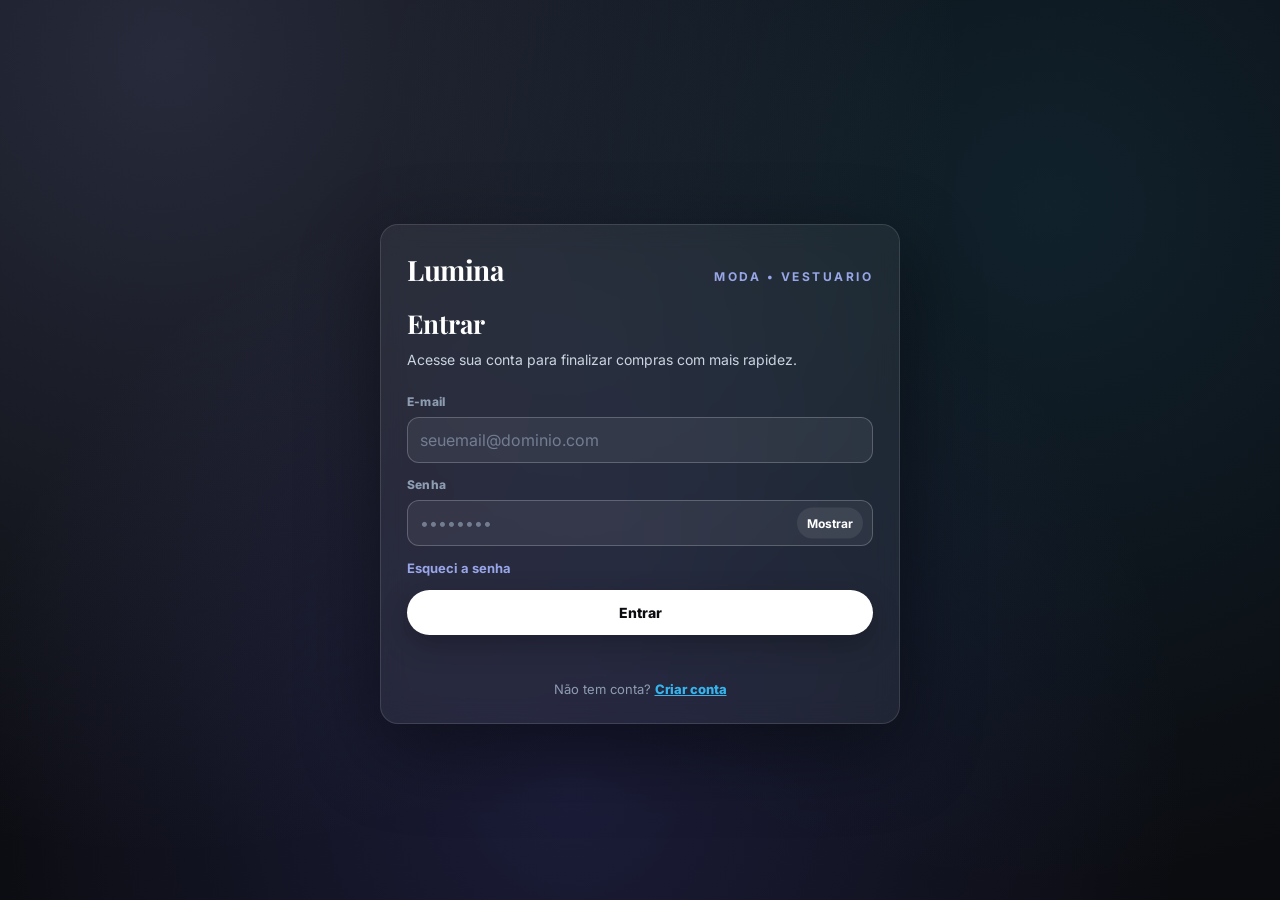
<file: login.html>
<!DOCTYPE html>
<html lang="pt">

<head>
  <meta charset="UTF-8" />
  <meta name="viewport" content="width=device-width, initial-scale=1.0" />
  <title>Lumina - Login</title>
  <link rel="preconnect" href="https://fonts.googleapis.com" />
  <link rel="preconnect" href="https://fonts.gstatic.com" crossorigin />
  <link href="https://fonts.googleapis.com/css2?family=Inter:wght@400;500;600&family=Playfair+Display:wght@700&display=swap"
    rel="stylesheet" />
  <link rel="stylesheet" href="css/style.css" />
  <style>
    /* Login isolado: mantém identidade premium sem alterar o estilo global. */
    .auth-page {
      min-height: 100svh;
      background: #0b0c10;
      color: #ffffff;
      display: grid;
      place-items: center;
      padding: 96px 18px 48px;
      position: relative;
      overflow: hidden;
    }

    .auth-page::before {
      content: "";
      position: absolute;
      inset: -40px;
      background:
        radial-gradient(circle at 15% 10%, rgba(165, 180, 252, 0.18), transparent 55%),
        radial-gradient(circle at 80% 25%, rgba(56, 189, 248, 0.12), transparent 52%),
        radial-gradient(circle at 45% 85%, rgba(99, 102, 241, 0.18), transparent 55%);
      pointer-events: none;
    }

    .auth-card {
      position: relative;
      width: 100%;
      max-width: 520px;
      background: rgba(255, 255, 255, 0.06);
      border: 1px solid rgba(255, 255, 255, 0.12);
      border-radius: 18px;
      box-shadow: 0 26px 80px rgba(0, 0, 0, 0.45);
      backdrop-filter: blur(12px);
      -webkit-backdrop-filter: blur(12px);
      padding: 26px;
    }

    .auth-brand {
      display: flex;
      align-items: baseline;
      justify-content: space-between;
      gap: 12px;
      margin-bottom: 18px;
    }

    .auth-brand .brand {
      font-family: 'Playfair Display', Georgia, serif;
      font-size: 28px;
      letter-spacing: -0.5px;
      font-weight: 700;
    }

    .auth-brand .tag {
      color: rgba(165, 180, 252, 0.9);
      font-weight: 700;
      font-size: 12px;
      letter-spacing: 2.5px;
      text-transform: uppercase;
      white-space: nowrap;
    }

    .auth-title {
      font-family: 'Playfair Display', Georgia, serif;
      font-size: 26px;
      margin-bottom: 8px;
    }

    .auth-subtitle {
      color: #cbd5e1;
      font-size: 14px;
      line-height: 1.6;
      margin-bottom: 22px;
    }

    .auth-panel {
      display: none;
    }

    .auth-panel.active {
      display: block;
    }

    .auth-field {
      display: flex;
      flex-direction: column;
      gap: 8px;
      margin-bottom: 14px;
    }

    .auth-field label {
      font-size: 12px;
      font-weight: 800;
      color: rgba(148, 163, 184, 0.95);
      letter-spacing: 0.2px;
    }

    .auth-input {
      width: 100%;
      border: 1px solid rgba(226, 232, 240, 0.25);
      border-radius: 12px;
      background: rgba(248, 250, 252, 0.06);
      color: #ffffff;
      padding: 12px 12px;
      font: inherit;
      outline: none;
      transition: border-color 0.2s ease, box-shadow 0.2s ease;
    }

    .auth-input::placeholder {
      color: rgba(148, 163, 184, 0.65);
    }

    .auth-input:focus {
      border-color: rgba(56, 189, 248, 0.65);
      box-shadow: 0 0 0 4px rgba(56, 189, 248, 0.14);
    }

    .auth-password-wrap {
      position: relative;
    }

    .toggle-visibility-btn {
      position: absolute;
      top: 50%;
      right: 10px;
      transform: translateY(-50%);
      border: 0;
      background: rgba(255, 255, 255, 0.08);
      color: #ffffff;
      border-radius: 999px;
      padding: 8px 10px;
      cursor: pointer;
      font-weight: 700;
      font-size: 12px;
      transition: transform 0.15s ease, background 0.2s ease;
    }

    .toggle-visibility-btn:hover {
      background: rgba(255, 255, 255, 0.14);
      transform: translateY(-50%) scale(1.02);
    }

    .auth-actions {
      display: flex;
      align-items: center;
      justify-content: space-between;
      gap: 12px;
      margin-top: 10px;
    }

    .auth-link {
      color: rgba(165, 180, 252, 0.95);
      font-weight: 700;
      font-size: 13px;
      text-decoration: none;
      opacity: 0.95;
    }

    .auth-link:hover {
      opacity: 1;
      text-decoration: underline;
    }

    .btn-auth {
      width: 100%;
      border: 0;
      border-radius: 999px;
      background: #ffffff;
      color: #0b0c10;
      padding: 14px 18px;
      cursor: pointer;
      font-weight: 800;
      font-size: 14px;
      transition: transform 0.2s ease, box-shadow 0.2s ease, background 0.2s ease;
      box-shadow: 0 10px 28px rgba(0, 0, 0, 0.25);
      margin-top: 14px;
    }

    .btn-auth:hover {
      transform: translateY(-2px);
      background: #f1f5f9;
      box-shadow: 0 14px 34px rgba(0, 0, 0, 0.35);
    }

    .auth-switch {
      margin-top: 18px;
      text-align: center;
      color: rgba(148, 163, 184, 0.95);
      font-size: 13px;
    }

    .auth-switch button {
      border: 0;
      background: transparent;
      color: rgba(56, 189, 248, 0.95);
      cursor: pointer;
      font-weight: 800;
      font-size: 13px;
      text-decoration: underline;
    }

    .auth-error {
      margin-top: 10px;
      color: #fca5a5;
      font-weight: 700;
      font-size: 13px;
      min-height: 18px;
    }

    @media (max-width: 480px) {
      .auth-card {
        padding: 18px;
        border-radius: 16px;
      }

      .auth-brand {
        margin-bottom: 14px;
      }
    }
  </style>
</head>

<body>
  <main class="auth-page">
    <section class="auth-card" aria-label="Autenticacao Lumina">
      <header class="auth-brand">
        <div class="brand">Lumina</div>
        <div class="tag">MODA • VESTUARIO</div>
      </header>

      <!-- LOGIN -->
      <section class="auth-panel active" id="loginPanel">
        <h2 class="auth-title">Entrar</h2>
        <p class="auth-subtitle">Acesse sua conta para finalizar compras com mais rapidez.</p>

        <form id="loginForm" novalidate>
          <div class="auth-field">
            <label for="loginEmail">E-mail</label>
            <input class="auth-input" type="email" id="loginEmail" name="email" placeholder="seuemail@dominio.com" required />
          </div>

          <div class="auth-field">
            <label for="loginPassword">Senha</label>
            <div class="auth-password-wrap">
              <input class="auth-input" type="password" id="loginPassword" name="password" placeholder="••••••••" required />
              <button class="toggle-visibility-btn" type="button" data-toggle-password="loginPassword" aria-label="Mostrar/ocultar senha">
                Mostrar
              </button>
            </div>
          </div>

          <div class="auth-actions">
            <a class="auth-link" href="#" id="forgotPasswordLink">Esqueci a senha</a>
          </div>

          <button class="btn-auth" type="submit">Entrar</button>

          <div class="auth-error" id="loginError" role="alert" aria-live="polite"></div>
        </form>

        <div class="auth-switch">
          Não tem conta?
          <button type="button" id="goToRegisterBtn">Criar conta</button>
        </div>
      </section>

      <!-- CADASTRO -->
      <section class="auth-panel" id="registerPanel">
        <h2 class="auth-title">Criar conta</h2>
        <p class="auth-subtitle">Crie sua conta para acompanhar pedidos e salvar favoritos.</p>

        <form id="registerForm" novalidate>
          <div class="auth-field">
            <label for="registerName">Nome Completo</label>
            <input class="auth-input" type="text" id="registerName" name="fullName" placeholder="Seu nome" required />
          </div>

          <div class="auth-field">
            <label for="registerEmail">E-mail</label>
            <input class="auth-input" type="email" id="registerEmail" name="email" placeholder="seuemail@dominio.com" required />
          </div>

          <div class="auth-field">
            <label for="registerPassword">Senha</label>
            <div class="auth-password-wrap">
              <input class="auth-input" type="password" id="registerPassword" name="password" placeholder="••••••••" required />
              <button class="toggle-visibility-btn" type="button" data-toggle-password="registerPassword" aria-label="Mostrar/ocultar senha">
                Mostrar
              </button>
            </div>
          </div>

          <div class="auth-field">
            <label for="registerConfirmPassword">Confirmação de Senha</label>
            <div class="auth-password-wrap">
              <input class="auth-input" type="password" id="registerConfirmPassword" name="confirmPassword" placeholder="••••••••" required />
              <button class="toggle-visibility-btn" type="button" data-toggle-password="registerConfirmPassword" aria-label="Mostrar/ocultar senha">
                Mostrar
              </button>
            </div>
          </div>

          <button class="btn-auth" type="submit">Cadastrar</button>

          <div class="auth-error" id="registerError" role="alert" aria-live="polite"></div>
        </form>

        <div class="auth-switch">
          Já tem conta?
          <button type="button" id="goToLoginBtn">Voltar para login</button>
        </div>
      </section>
    </section>
  </main>

  <script src="js/script.js"></script>
</body>

</html>
</file>
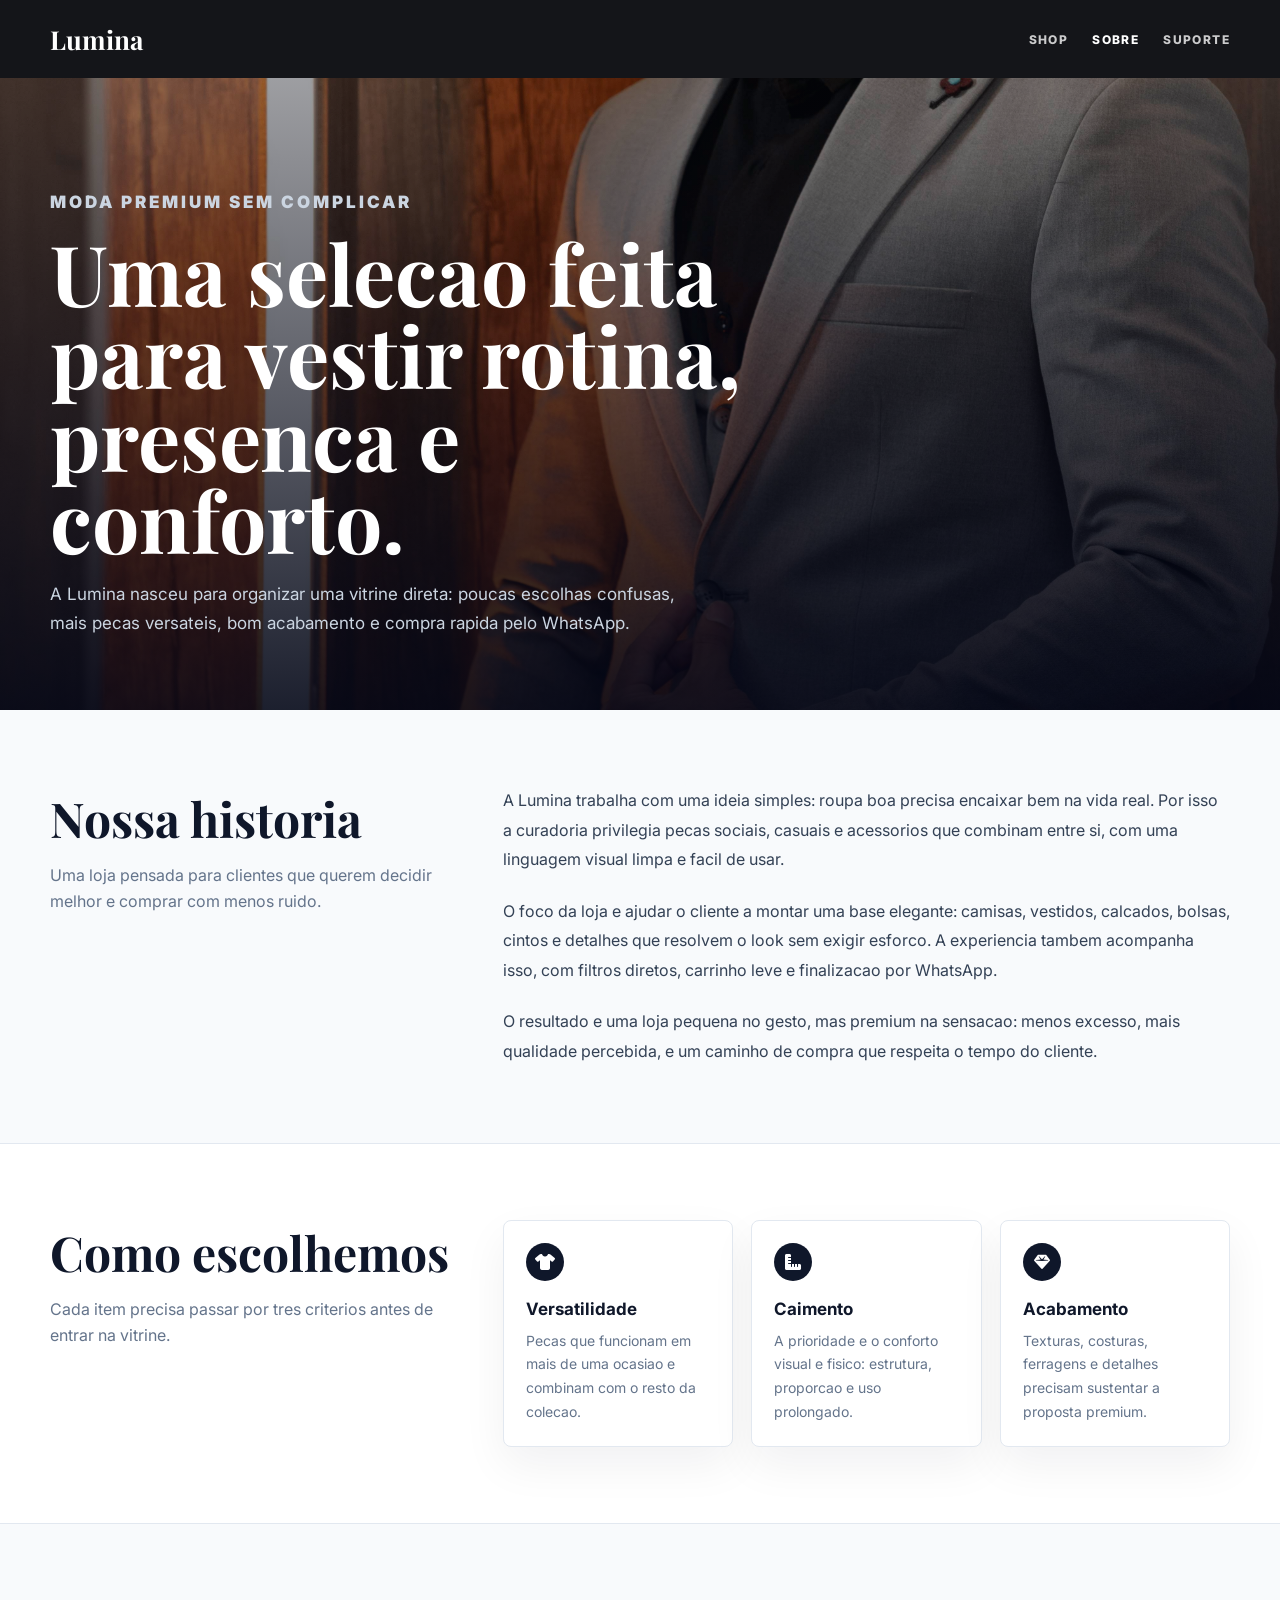
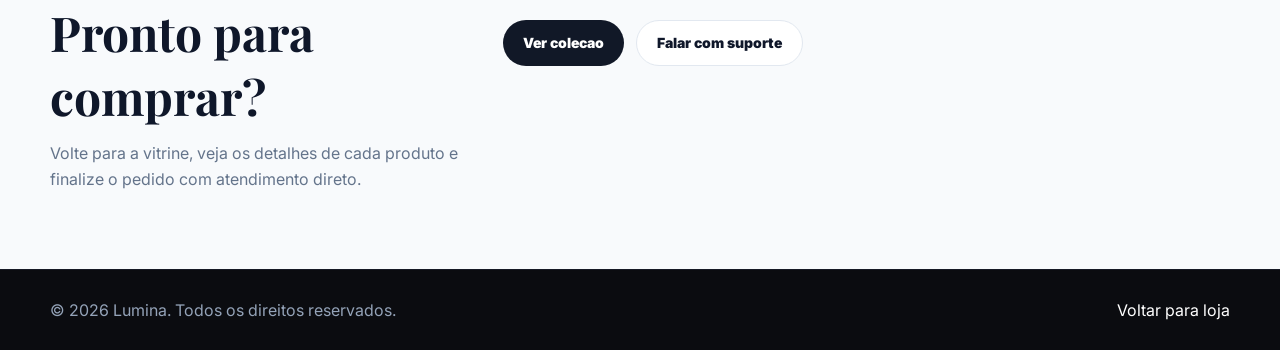
<file: pages/sobre.html>
<!DOCTYPE html>
<html lang="pt">

<head>
  <meta charset="UTF-8">
  <meta name="viewport" content="width=device-width, initial-scale=1.0">
  <title>Lumina - Sobre</title>
  <link rel="preconnect" href="https://fonts.googleapis.com">
  <link rel="preconnect" href="https://fonts.gstatic.com" crossorigin>
  <link
    href="https://fonts.googleapis.com/css2?family=Inter:wght@400;500;600;700;800;900&family=Playfair+Display:wght@700&display=swap"
    rel="stylesheet">
  <link rel="stylesheet" href="https://cdnjs.cloudflare.com/ajax/libs/font-awesome/6.5.1/css/all.min.css">
  <link rel="stylesheet" href="../css/pages.css">
</head>

<body class="page-body">
  <nav class="page-nav">
    <div class="page-shell page-nav-inner">
      <a href="../index.html" class="page-brand">Lumina</a>
      <div class="page-nav-links" aria-label="Navegacao">
        <a href="../index.html#collection">Shop</a>
        <a href="sobre.html" class="active">Sobre</a>
        <a href="suporte.html">Suporte</a>
      </div>
    </div>
  </nav>

  <header class="page-hero" style="--hero-image: url('../images/roupaSocial.jpg');">
    <div class="page-shell page-hero-content">
      <p class="page-kicker">Moda premium sem complicar</p>
      <h1>Uma selecao feita para vestir rotina, presenca e conforto.</h1>
      <p>A Lumina nasceu para organizar uma vitrine direta: poucas escolhas confusas, mais pecas versateis, bom acabamento e compra rapida pelo WhatsApp.</p>
    </div>
  </header>

  <main>
    <section class="page-section">
      <div class="page-shell section-grid">
        <aside class="section-label">
          <h2>Nossa historia</h2>
          <p>Uma loja pensada para clientes que querem decidir melhor e comprar com menos ruido.</p>
        </aside>

        <div class="story-copy">
          <p>A Lumina trabalha com uma ideia simples: roupa boa precisa encaixar bem na vida real. Por isso a curadoria privilegia pecas sociais, casuais e acessorios que combinam entre si, com uma linguagem visual limpa e facil de usar.</p>
          <p>O foco da loja e ajudar o cliente a montar uma base elegante: camisas, vestidos, calcados, bolsas, cintos e detalhes que resolvem o look sem exigir esforco. A experiencia tambem acompanha isso, com filtros diretos, carrinho leve e finalizacao por WhatsApp.</p>
          <p>O resultado e uma loja pequena no gesto, mas premium na sensacao: menos excesso, mais qualidade percebida, e um caminho de compra que respeita o tempo do cliente.</p>
        </div>
      </div>
    </section>

    <section class="page-section contact-band">
      <div class="page-shell section-grid">
        <aside class="section-label">
          <h2>Como escolhemos</h2>
          <p>Cada item precisa passar por tres criterios antes de entrar na vitrine.</p>
        </aside>

        <div class="value-grid">
          <article class="info-card">
            <i class="fa-solid fa-shirt" aria-hidden="true"></i>
            <h3>Versatilidade</h3>
            <p>Pecas que funcionam em mais de uma ocasiao e combinam com o resto da colecao.</p>
          </article>

          <article class="info-card">
            <i class="fa-solid fa-ruler-combined" aria-hidden="true"></i>
            <h3>Caimento</h3>
            <p>A prioridade e o conforto visual e fisico: estrutura, proporcao e uso prolongado.</p>
          </article>

          <article class="info-card">
            <i class="fa-solid fa-gem" aria-hidden="true"></i>
            <h3>Acabamento</h3>
            <p>Texturas, costuras, ferragens e detalhes precisam sustentar a proposta premium.</p>
          </article>
        </div>
      </div>
    </section>

    <section class="page-section">
      <div class="page-shell section-grid">
        <aside class="section-label">
          <h2>Pronto para comprar?</h2>
          <p>Volte para a vitrine, veja os detalhes de cada produto e finalize o pedido com atendimento direto.</p>
        </aside>

        <div>
          <div class="contact-actions">
            <a class="page-button" href="../index.html#collection">Ver colecao</a>
            <a class="page-button secondary" href="suporte.html">Falar com suporte</a>
          </div>
        </div>
      </div>
    </section>
  </main>

  <footer class="page-footer">
    <div class="page-shell page-footer-inner">
      <span>&copy; 2026 Lumina. Todos os direitos reservados.</span>
      <a href="../index.html">Voltar para loja</a>
    </div>
  </footer>
</body>

</html>
</file>
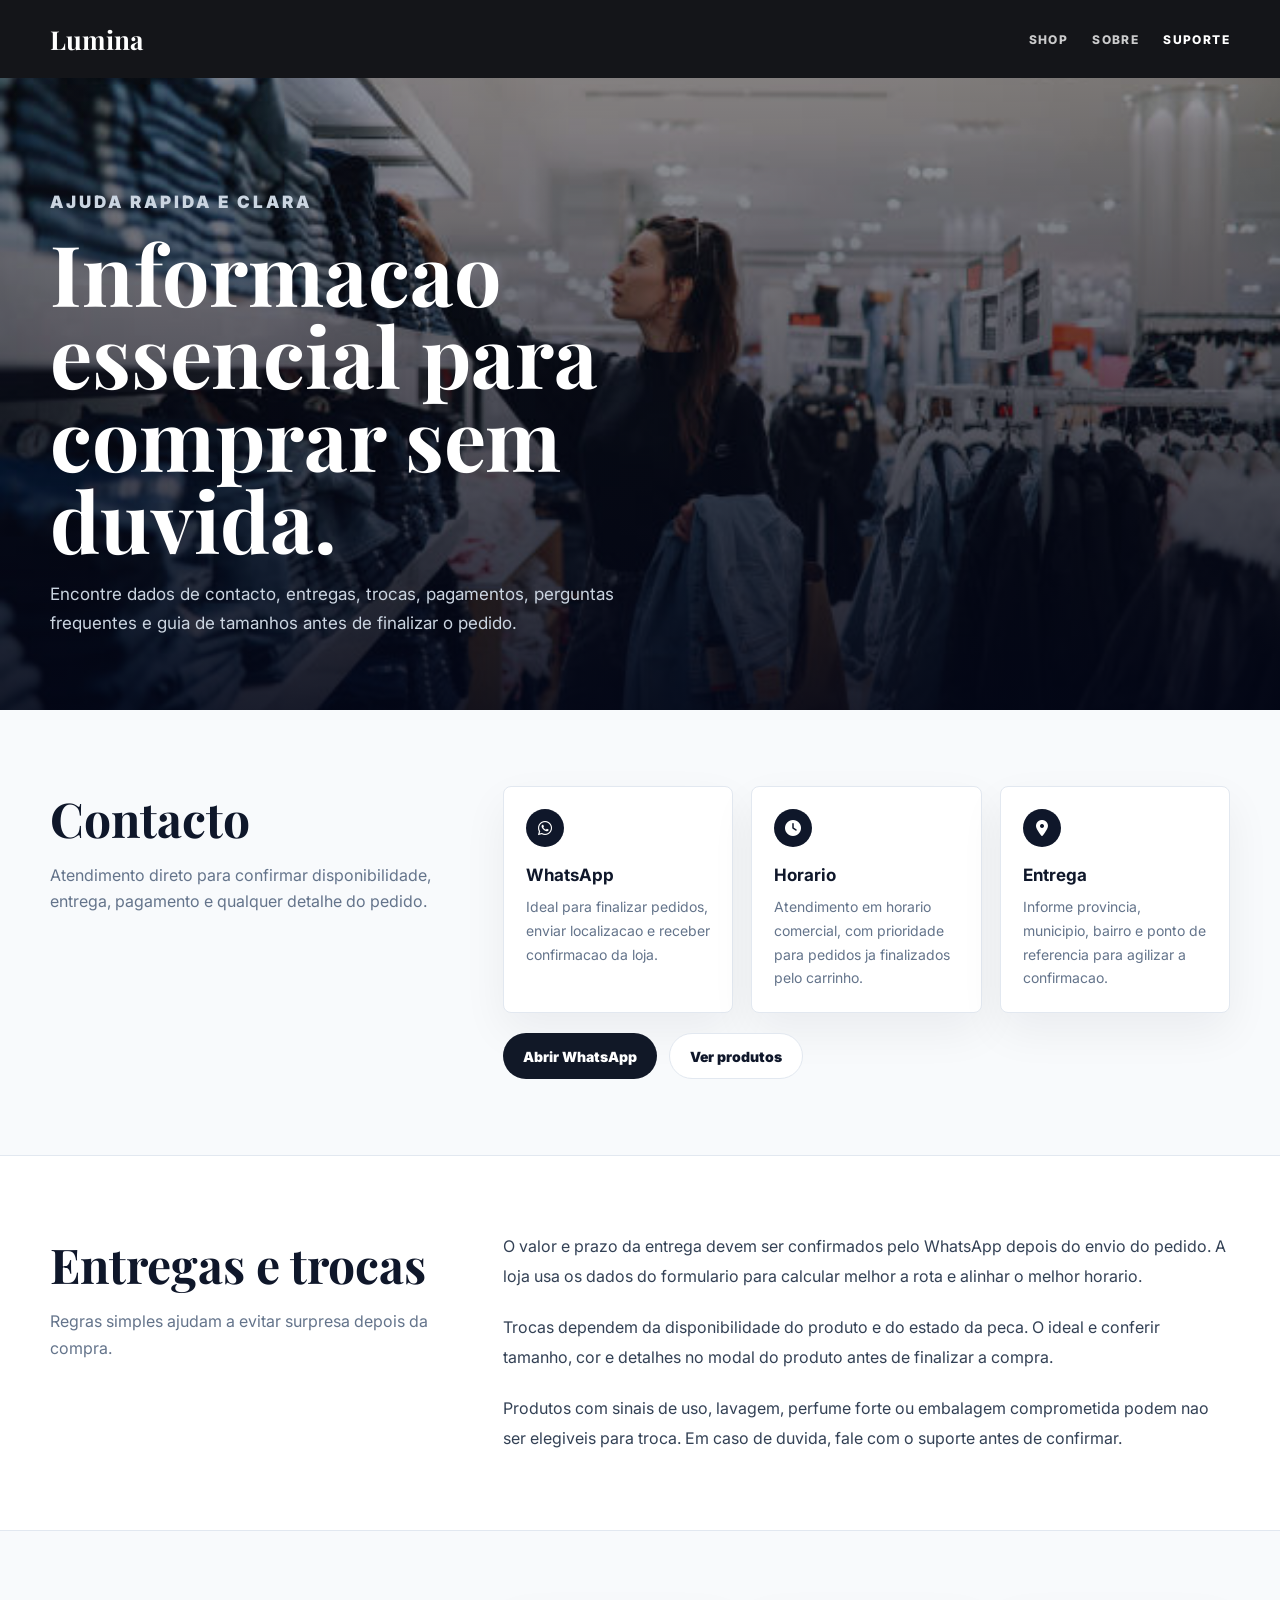
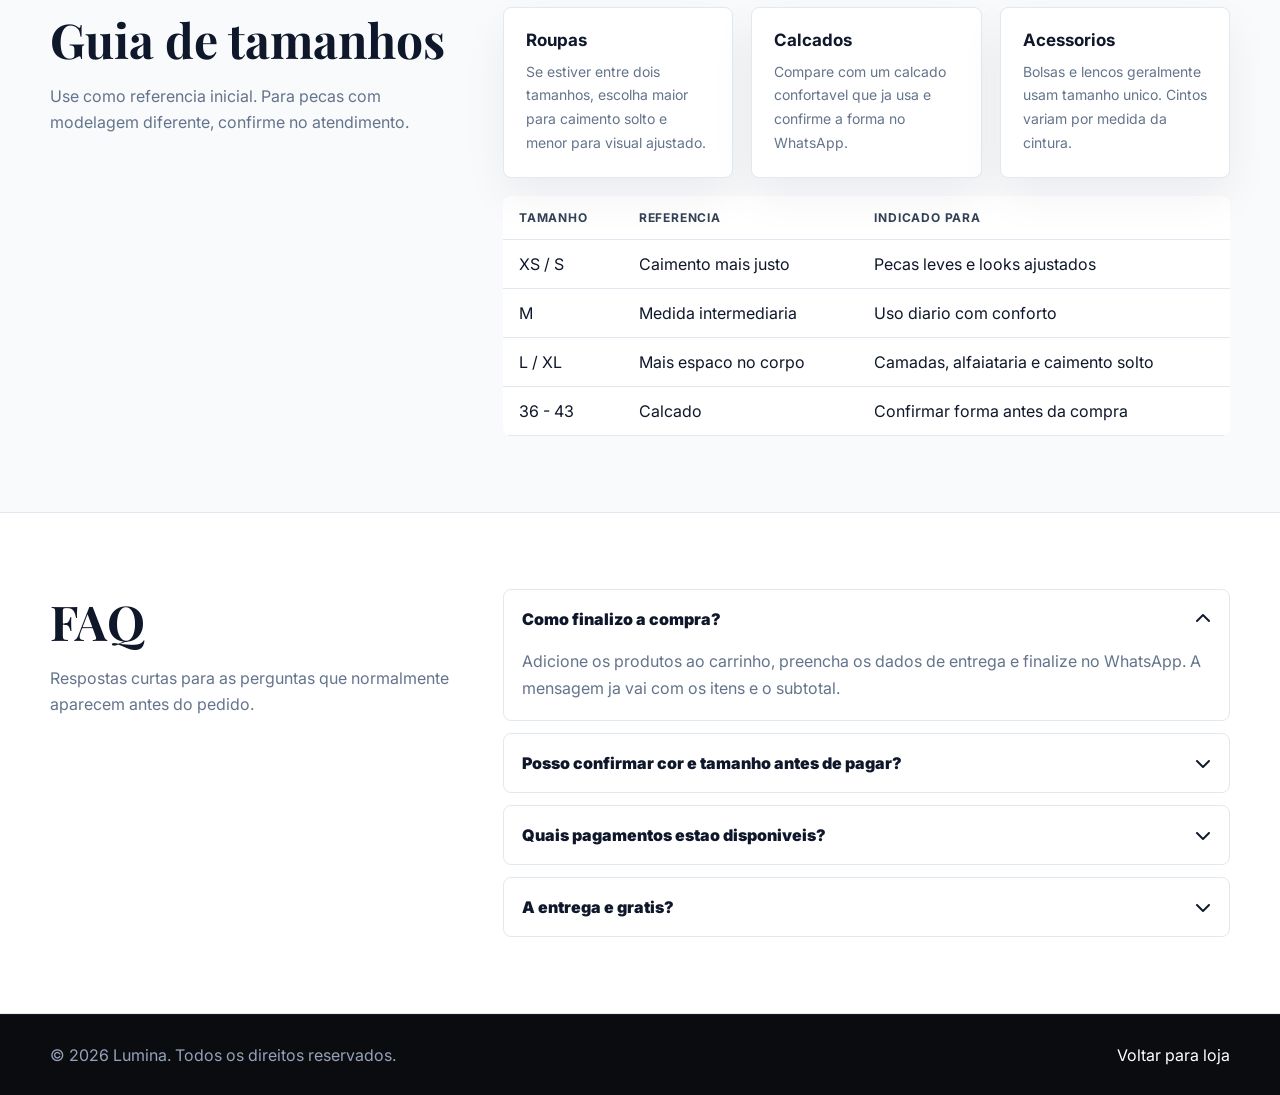
<file: pages/suporte.html>
<!DOCTYPE html>
<html lang="pt">

<head>
  <meta charset="UTF-8">
  <meta name="viewport" content="width=device-width, initial-scale=1.0">
  <title>Lumina - Suporte</title>
  <link rel="preconnect" href="https://fonts.googleapis.com">
  <link rel="preconnect" href="https://fonts.gstatic.com" crossorigin>
  <link
    href="https://fonts.googleapis.com/css2?family=Inter:wght@400;500;600;700;800;900&family=Playfair+Display:wght@700&display=swap"
    rel="stylesheet">
  <link rel="stylesheet" href="https://cdnjs.cloudflare.com/ajax/libs/font-awesome/6.5.1/css/all.min.css">
  <link rel="stylesheet" href="../css/pages.css">
</head>

<body class="page-body">
  <nav class="page-nav">
    <div class="page-shell page-nav-inner">
      <a href="../index.html" class="page-brand">Lumina</a>
      <div class="page-nav-links" aria-label="Navegacao">
        <a href="../index.html#collection">Shop</a>
        <a href="sobre.html">Sobre</a>
        <a href="suporte.html" class="active">Suporte</a>
      </div>
    </div>
  </nav>

  <header class="page-hero" style="--hero-image: url('../images/roupa.jpg');">
    <div class="page-shell page-hero-content">
      <p class="page-kicker">Ajuda rapida e clara</p>
      <h1>Informacao essencial para comprar sem duvida.</h1>
      <p>Encontre dados de contacto, entregas, trocas, pagamentos, perguntas frequentes e guia de tamanhos antes de finalizar o pedido.</p>
    </div>
  </header>

  <main>
    <section class="page-section" id="contato">
      <div class="page-shell section-grid">
        <aside class="section-label">
          <h2>Contacto</h2>
          <p>Atendimento direto para confirmar disponibilidade, entrega, pagamento e qualquer detalhe do pedido.</p>
        </aside>

        <div>
          <div class="support-grid">
            <article class="support-card">
              <i class="fa-brands fa-whatsapp" aria-hidden="true"></i>
              <h3>WhatsApp</h3>
              <p>Ideal para finalizar pedidos, enviar localizacao e receber confirmacao da loja.</p>
            </article>

            <article class="support-card">
              <i class="fa-solid fa-clock" aria-hidden="true"></i>
              <h3>Horario</h3>
              <p>Atendimento em horario comercial, com prioridade para pedidos ja finalizados pelo carrinho.</p>
            </article>

            <article class="support-card">
              <i class="fa-solid fa-location-dot" aria-hidden="true"></i>
              <h3>Entrega</h3>
              <p>Informe provincia, municipio, bairro e ponto de referencia para agilizar a confirmacao.</p>
            </article>
          </div>

          <div class="contact-actions">
            <a class="page-button" href="https://wa.me/244952685457">Abrir WhatsApp</a>
            <a class="page-button secondary" href="../index.html#collection">Ver produtos</a>
          </div>
        </div>
      </div>
    </section>

    <section class="page-section contact-band" id="entregas">
      <div class="page-shell section-grid">
        <aside class="section-label">
          <h2>Entregas e trocas</h2>
          <p>Regras simples ajudam a evitar surpresa depois da compra.</p>
        </aside>

        <div class="story-copy">
          <p>O valor e prazo da entrega devem ser confirmados pelo WhatsApp depois do envio do pedido. A loja usa os dados do formulario para calcular melhor a rota e alinhar o melhor horario.</p>
          <p>Trocas dependem da disponibilidade do produto e do estado da peca. O ideal e conferir tamanho, cor e detalhes no modal do produto antes de finalizar a compra.</p>
          <p>Produtos com sinais de uso, lavagem, perfume forte ou embalagem comprometida podem nao ser elegiveis para troca. Em caso de duvida, fale com o suporte antes de confirmar.</p>
        </div>
      </div>
    </section>

    <section class="page-section" id="guia-tamanhos">
      <div class="page-shell section-grid">
        <aside class="section-label">
          <h2>Guia de tamanhos</h2>
          <p>Use como referencia inicial. Para pecas com modelagem diferente, confirme no atendimento.</p>
        </aside>

        <div>
          <div class="size-grid">
            <article class="size-card">
              <h3>Roupas</h3>
              <p>Se estiver entre dois tamanhos, escolha maior para caimento solto e menor para visual ajustado.</p>
            </article>

            <article class="size-card">
              <h3>Calcados</h3>
              <p>Compare com um calcado confortavel que ja usa e confirme a forma no WhatsApp.</p>
            </article>

            <article class="size-card">
              <h3>Acessorios</h3>
              <p>Bolsas e lencos geralmente usam tamanho unico. Cintos variam por medida da cintura.</p>
            </article>
          </div>

          <table class="size-table" aria-label="Tabela basica de tamanhos">
            <thead>
              <tr>
                <th>Tamanho</th>
                <th>Referencia</th>
                <th>Indicado para</th>
              </tr>
            </thead>
            <tbody>
              <tr>
                <td>XS / S</td>
                <td>Caimento mais justo</td>
                <td>Pecas leves e looks ajustados</td>
              </tr>
              <tr>
                <td>M</td>
                <td>Medida intermediaria</td>
                <td>Uso diario com conforto</td>
              </tr>
              <tr>
                <td>L / XL</td>
                <td>Mais espaco no corpo</td>
                <td>Camadas, alfaiataria e caimento solto</td>
              </tr>
              <tr>
                <td>36 - 43</td>
                <td>Calcado</td>
                <td>Confirmar forma antes da compra</td>
              </tr>
            </tbody>
          </table>
        </div>
      </div>
    </section>

    <section class="page-section contact-band" id="faq">
      <div class="page-shell section-grid">
        <aside class="section-label">
          <h2>FAQ</h2>
          <p>Respostas curtas para as perguntas que normalmente aparecem antes do pedido.</p>
        </aside>

        <div class="faq-list">
          <article class="faq-item open">
            <button class="faq-question" type="button" data-faq-question aria-expanded="true">
              Como finalizo a compra?
              <i class="fa-solid fa-chevron-down" aria-hidden="true"></i>
            </button>
            <div class="faq-answer">Adicione os produtos ao carrinho, preencha os dados de entrega e finalize no WhatsApp. A mensagem ja vai com os itens e o subtotal.</div>
          </article>

          <article class="faq-item">
            <button class="faq-question" type="button" data-faq-question aria-expanded="false">
              Posso confirmar cor e tamanho antes de pagar?
              <i class="fa-solid fa-chevron-down" aria-hidden="true"></i>
            </button>
            <div class="faq-answer">Sim. O atendimento confirma disponibilidade, cor, tamanho e forma de pagamento antes da conclusao.</div>
          </article>

          <article class="faq-item">
            <button class="faq-question" type="button" data-faq-question aria-expanded="false">
              Quais pagamentos estao disponiveis?
              <i class="fa-solid fa-chevron-down" aria-hidden="true"></i>
            </button>
            <div class="faq-answer">O checkout permite pagamento na entrega, transferencia bancaria e Multicaixa Express. A loja confirma a opcao no WhatsApp.</div>
          </article>

          <article class="faq-item">
            <button class="faq-question" type="button" data-faq-question aria-expanded="false">
              A entrega e gratis?
              <i class="fa-solid fa-chevron-down" aria-hidden="true"></i>
            </button>
            <div class="faq-answer">O carrinho mostra a regra de frete gratis quando o subtotal atinge a meta definida. A disponibilidade final deve ser confirmada com a loja.</div>
          </article>
        </div>
      </div>
    </section>
  </main>

  <footer class="page-footer">
    <div class="page-shell page-footer-inner">
      <span>&copy; 2026 Lumina. Todos os direitos reservados.</span>
      <a href="../index.html">Voltar para loja</a>
    </div>
  </footer>

  <script src="../js/pages.js"></script>
</body>

</html>
</file>
<file: css/style.css>
/* ==========================================================================
   RESET E CONFIGURAÇÕES GERAIS
   ========================================================================== */
* {
    margin: 0;
    padding: 0;
    box-sizing: border-box;
    font-family: 'Inter', system-ui, -apple-system, sans-serif;
}

body {
    background-color: #0b0c10;
    color: #ffffff;
    overflow-x: hidden;
    -webkit-font-smoothing: antialiased;
}

html {
    width: 100%;
    overflow-x: hidden;
}

/* ==========================================================================
   NAVBAR SUPERIOR (GLASSMORPHISM STYLE)
   ========================================================================== */
.navbar {
    position: fixed;
    top: 0;
    left: 0;
    width: 100%;
    height: 80px;
    z-index: 100;
    background-color: rgba(11, 12, 16, 0.15);
    backdrop-filter: blur(12px);
    -webkit-backdrop-filter: blur(12px);
    border-bottom: 1px solid rgba(255, 255, 255, 0.08);
    display: flex;
    align-items: center;
    /* Transição suave para quando a classe mudar */
    transition: background-color 0.4s ease, border-bottom 0.4s ease, box-shadow 0.4s ease;
}

.navbar.navbar-scrolled {
    background-color: #0b0c10;
    /* O teu azul-escuro/preto de luxo do Body */
    border-bottom: 1px solid rgba(165, 180, 252, 0.2);
    /* Linha fina lilás sutil */
    box-shadow: 0 10px 30px rgba(0, 0, 0, 0.3);
    /* Sombra para descolar da secção branca */
}

.nav-container {
    width: 100%;
    max-width: 1440px;
    margin: 0 auto;
    padding: 0 40px;
    display: flex;
    justify-content: space-between;
    align-items: center;
}

/* Lado Esquerdo - Botao de busca */
.nav-left {
    flex: 1;
    display: flex;
    justify-content: flex-start;
}

.search-toggle-btn {
    background: transparent;
    border: none;
    color: #ffffff;
    display: flex;
    align-items: center;
    gap: 10px;
    cursor: pointer;
    font-size: 12px;
    font-weight: 500;
    letter-spacing: 1.5px;
    opacity: 0.8;
    transition: opacity 0.3s ease;
}

.search-toggle-btn:hover {
    opacity: 1;
}

.search-icon svg {
    width: 18px;
    height: 18px;
}

/* Centro - Logotipo */
.nav-center {
    display: flex;
    justify-content: center;
}

.brand-logo {
    font-family: 'Playfair Display', Georgia, serif;
    font-size: 26px;
    font-weight: 700;
    color: #ffffff;
    text-decoration: none;
    letter-spacing: 0.5px;
}

/* Lado Direito - Menu e Carrinho */
.nav-right {
    flex: 1;
    display: flex;
    justify-content: flex-end;
    align-items: center;
    gap: 32px;
}

.nav-link {
    color: #ffffff;
    text-decoration: none;
    font-size: 12px;
    font-weight: 500;
    letter-spacing: 1.5px;
    opacity: 0.8;
    transition: opacity 0.3s ease;
}

.nav-link:hover {
    opacity: 1;
}

.cart-btn {
    background: transparent;
    border: none;
    color: #ffffff;
    cursor: pointer;
    display: flex;
    align-items: center;
    position: relative;
    opacity: 0.8;
    transition: opacity 0.3s ease;
}

.cart-btn:hover {
    opacity: 1;
}

.cart-btn svg {
    width: 20px;
    height: 20px;
}

.cart-count {
    position: absolute;
    top: -9px;
    right: -11px;
    min-width: 18px;
    height: 18px;
    padding: 0 5px;
    border-radius: 999px;
    background-color: #ffffff;
    color: #0b0c10;
    display: inline-flex;
    align-items: center;
    justify-content: center;
    font-size: 11px;
    font-weight: 700;
    line-height: 1;
    transform-origin: center;
}

.cart-count.cart-count-bump {
    animation: cartCountBump 0.42s cubic-bezier(0.16, 1, 0.3, 1);
}

@keyframes cartCountBump {
    0% {
        transform: translateX(0) scale(1);
    }

    18% {
        transform: translateX(-4px) scale(1.12);
    }

    34% {
        transform: translateX(4px) scale(1.12);
    }

    50% {
        transform: translateX(-3px) scale(1.08);
    }

    66% {
        transform: translateX(3px) scale(1.05);
    }

    100% {
        transform: translateX(0) scale(1);
    }
}

.search-close-btn {
    border: none;
    border-radius: 999px;
    background-color: #0f172a;
    color: #ffffff;
    padding: 0 18px;
    font-weight: 700;
    cursor: pointer;
}

/* ==========================================================================
   CONTAINER DO HERO SLIDER
   ========================================================================== */
.hero-slider {
    position: relative;
    width: 100%;
    height: 100vh;
    overflow: hidden;
    background-color: #000000;
}

.slider-wrapper {
    display: flex;
    width: max-content;
    height: 100%;
    transition: transform 0.8s cubic-bezier(0.25, 1, 0.5, 1);
}

/* Cada Slide Individual */
.slide {
    position: relative;
    width: 100vw;
    height: 100%;
    background-size: cover;
    background-repeat: no-repeat;
    background-position: center;
    display: flex;
    align-items: center;
    justify-content: center;
    text-align: center;
    flex-shrink: 0;
}

/* Efeito Vinheta Lilás */
.slide::before {
    content: '';
    position: absolute;
    top: 0;
    left: 0;
    width: 100%;
    height: 100%;
    background: radial-gradient(circle,
            rgba(165, 180, 252, 0.15) 0%,
            rgba(99, 102, 241, 0.35) 60%,
            rgba(49, 46, 129, 0.65) 100%);
    z-index: 1;
}

.slide::after {
    content: '';
    position: absolute;
    top: 0;
    left: 0;
    width: 100%;
    height: 100%;
    background: linear-gradient(to bottom,
            rgba(139, 92, 246, 0.2) 0%,
            rgba(15, 23, 42, 0.3) 50%,
            rgba(11, 12, 16, 0.7) 100%);
    z-index: 2;
}

/* Elementos do Texto */
.hero-content {
    position: relative;
    z-index: 10;
    max-width: 850px;
    padding: 0 24px;
    margin-top: 60px;
    /* Compensa a altura da Navbar */
    display: flex;
    flex-direction: column;
    align-items: center;
}

.subtitle {
    font-family: 'Inter', system-ui, -apple-system, sans-serif;
    font-size: clamp(10px, 1.15vw, 12px);
    letter-spacing: 0.38em;
    color: #c7d2fe;
    margin-bottom: 20px;
    font-weight: 600;
    text-transform: uppercase;
    opacity: 0.95;
}

.title {
    font-size: clamp(40px, 6.8vw, 82px);
    font-family: 'Playfair Display', Georgia, 'Times New Roman', serif;
    font-weight: 700;
    line-height: 1.04;
    color: #ffffff;
    margin-bottom: 22px;
    letter-spacing: -0.02em;
    font-feature-settings: 'liga' 1, 'kern' 1;
    text-wrap: balance;
}

.description {
    font-family: 'Inter', system-ui, -apple-system, sans-serif;
    font-size: clamp(15px, 1.75vw, 18px);
    color: #e2e8f0;
    line-height: 1.65;
    margin-bottom: 36px;
    max-width: 620px;
    font-weight: 400;
    text-wrap: pretty;
}

.hero-buttons {
    display: flex;
    gap: 16px;
    justify-content: center;
    align-items: center;
}

.btn {
    display: inline-block;
    padding: 16px 34px;
    border-radius: 40px;
    text-decoration: none;
    font-size: 14px;
    font-weight: 600;
    letter-spacing: 0.3px;
    transition: all 0.3s cubic-bezier(0.4, 0, 0.2, 1);
}

.btn-primary {
    background-color: #ffffff;
    color: #0b0c10;
    box-shadow: 0 4px 20px rgba(255, 255, 255, 0.1);
}

.btn-primary:hover {
    background-color: #f3f4f6;
    transform: translateY(-3px);
    box-shadow: 0 6px 24px rgba(255, 255, 255, 0.2);
}

.btn-secondary {
    background-color: rgba(255, 255, 255, 0.08);
    color: #ffffff;
    backdrop-filter: blur(12px);
    -webkit-backdrop-filter: blur(12px);
    border: 1px solid rgba(255, 255, 255, 0.15);
}

.btn-secondary:hover {
    background-color: rgba(255, 255, 255, 0.16);
    border-color: rgba(255, 255, 255, 0.3);
    transform: translateY(-3px);
}

/* Acessibilidade: foco visível premium */
.btn:focus-visible,
.nav-link:focus-visible,
.search-toggle-btn:focus-visible,
.cart-btn:focus-visible,
.category-btn:focus-visible,
.favorite-btn:focus-visible,
.add-to-bag-btn:focus-visible,
.slider-dot:focus-visible,
.cart-close-btn:focus-visible,
.clear-cart-btn:focus-visible,
.checkout-btn:focus-visible,
.quantity-controls button:focus-visible,
.search-close-btn:focus-visible,
.collection-tools select:focus-visible,
.collection-tools input:focus-visible,
.favorites-filter:focus-within,
.checkout-field input:focus-visible,
.checkout-field textarea:focus-visible,
.checkout-field select:focus-visible,
.newsletter-btn:focus-visible,
.newsletter-input:focus-visible {
    outline: 2px solid rgba(56, 189, 248, 0.9);
    outline-offset: 3px;
    box-shadow: 0 0 0 5px rgba(56, 189, 248, 0.18);
}

/* Toast de confirmação ao adicionar produto */
.hero-toast {
    position: absolute;
    left: 50%;
    top: 95px;
    transform: translateX(-50%);
    padding: 10px 18px;
    border-radius: 999px;
    background: rgba(255, 255, 255, 0.12);
    border: 1px solid rgba(255, 255, 255, 0.18);
    color: #ffffff;
    font-size: 13px;
    backdrop-filter: blur(10px);
    -webkit-backdrop-filter: blur(10px);
    opacity: 0;
    pointer-events: none;
    transition: opacity 0.25s ease, transform 0.25s ease;
    z-index: 200;
}

.hero-toast.show {
    opacity: 1;
    transform: translateX(-50%) translateY(-6px);
}

.slider-dots {
    position: absolute;
    left: 50%;
    bottom: 34px;
    z-index: 20;
    display: flex;
    align-items: center;
    gap: 10px;
    transform: translateX(-50%);
}

.slider-dot {
    width: 9px;
    height: 9px;
    border: 0;
    border-radius: 50%;
    background-color: rgba(255, 255, 255, 0.42);
    cursor: pointer;
    transition: width 0.25s ease, background-color 0.25s ease;
}

.slider-dot.active {
    width: 28px;
    border-radius: 999px;
    background-color: #ffffff;
}

/* ==========================================================================
   🎬 ANIMAÇÕES ENTRADA DE CADA SLIDE EXCLUSIVAS

   ========================================================================== */
.slide .subtitle,
.slide .title,
.slide .description,
.slide .hero-buttons {
    opacity: 0;
    transform: translateY(35px);
    transition: opacity 1.2s cubic-bezier(0.25, 1, 0.5, 1),
        transform 1.2s cubic-bezier(0.25, 1, 0.5, 1);
}

.slide .subtitle {
    transform: translateX(-40px);
    /* O subtítulo entra pela lateral */
}

/* Desbloqueio das animações no slide ativo */
.slide.active-slide .subtitle {
    opacity: 0.9;
    transform: translateX(0);
    transition-delay: 100ms;
}

.slide.active-slide .title {
    opacity: 1;
    transform: translateY(0);
    transition-delay: 250ms;
}

.slide.active-slide .description {
    opacity: 1;
    transform: translateY(0);
    transition-delay: 400ms;
}

.slide.active-slide .hero-buttons {
    opacity: 1;
    transform: translateY(0);
    transition-delay: 550ms;
}

/* ==========================================================================
   📱 RESPONSIVIDADE (MOBILE & TABLET)
   ========================================================================== */
@media (max-width: 992px) {
    .nav-container {
        padding: 0 24px;
    }

    .nav-text {
        display: none;
        /* Esconde a frase "BUSCAR" mantendo apenas o icone de lupa */
    }
}

@media (max-width: 768px) {
    .hero-buttons {
        flex-direction: column;
        width: 100%;
        gap: 12px;
    }

    .btn {
        width: 100%;
        text-align: center;
        padding: 14px 24px;
    }

    .collection-search.open {
        max-height: 140px;
    }

    .collection-search-inner {
        border-radius: 20px;
        align-items: stretch;
        flex-wrap: wrap;
        padding: 12px;
    }

    .collection-search input {
        flex-basis: calc(100% - 34px);
    }

    .search-close-btn {
        width: 100%;
        height: 42px;
    }

    .collection-tools {
        grid-template-columns: 1fr;
        margin-top: -16px;
    }

    .favorites-filter {
        justify-content: flex-start;
    }
}

@media (max-width: 480px) {
    .navbar {
        height: 70px;
    }

    .brand-logo {
        font-size: 22px;
    }

    .subtitle {
        letter-spacing: 4px;
        margin-bottom: 16px;
    }

    .title {
        margin-bottom: 16px;
    }

    .description {
        margin-bottom: 32px;
    }
}





/* ==========================================================================
   🎬 ANIMAÇÃO EXCLUSIVA PARA O PRIMEIRO CARREGAMENTO (FIRST LOAD)
   ========================================================================== */

/* Criamos a animação para o título, descrição e botões */
@keyframes firstLoadFadeUp {
    from {
        opacity: 0;
        transform: translateY(40px);
    }

    to {
        opacity: 1;
        transform: translateY(0);
    }
}

/* Criamos a animação exclusiva para o subtítulo (vindo do lado) */
@keyframes firstLoadFadeRight {
    from {
        opacity: 0;
        transform: translateX(-50px);
    }

    to {
        opacity: 0.9;
        transform: translateX(0);
    }
}

/* 🎯 Aplicamos a animação apenas quando a página abre e o slide 1 está ativo */
.slide:first-child.active-slide .subtitle {
    animation: firstLoadFadeRight 1s cubic-bezier(0.25, 1, 0.5, 1) forwards;
    animation-delay: 200ms;
}

.slide:first-child.active-slide .title {
    animation: firstLoadFadeUp 1s cubic-bezier(0.25, 1, 0.5, 1) forwards;
    animation-delay: 400ms;
}

.slide:first-child.active-slide .description {
    animation: firstLoadFadeUp 1s cubic-bezier(0.25, 1, 0.5, 1) forwards;
    animation-delay: 600ms;
}

.slide:first-child.active-slide .hero-buttons {
    animation: firstLoadFadeUp 1s cubic-bezier(0.25, 1, 0.5, 1) forwards;
    animation-delay: 800ms;
}













/* ==========================================================================
   SECÇÃO 2: ESTILOS DA MONTRA DE PRODUTOS (THE COLLECTION)
   ========================================================================== */
/* ==========================================================================
   SECÇÃO 2: ESTILOS DA MONTRA DE PRODUTOS (THE COLLECTION)
   ========================================================================== */
.collection-section {
    background-color: #ffffff;
    /* Fundo branco limpo contrastando com o hero */
    color: #0b0c10;
    padding: 80px 0;
    width: 100%;
    scroll-margin-top: 86px;
}

.container {
    max-width: 1280px;
    margin: 0 auto;
    padding: 0 24px;
}

/* 🎬 CLASSES BASE PARA OS FADES DE ENTRADA (Otimizadas com Keyframes Nativas) */
.fade-up-element.visible {
    opacity: 0;
    transform: translateY(30px);
    /* Força a execução da animação de forma fluida assim que a página renderiza */
    animation: entradaFadeUp 1.2s cubic-bezier(0.25, 1, 0.5, 1) forwards;
}

/* Definição estrutural da animação de subida */
@keyframes entradaFadeUp {
    from {
        opacity: 0;
        transform: translateY(30px);
    }

    to {
        opacity: 1;
        transform: translateY(0);
    }
}

/* Cabeçalho da Secção */
.collection-header {
    margin-bottom: 40px;
}

/* Aplica o delay de início ao cabeçalho */
.collection-header.fade-up-element.visible {
    animation-delay: 200ms;
}

.collection-title {
    font-size: clamp(32px, 4vw, 48px);
    font-family: 'Playfair Display', Georgia, serif;
    color: #0f172a;
    font-weight: 700;
    margin-bottom: 12px;
}

.collection-subtitle {
    font-size: 16px;
    color: #64748b;
    max-width: 600px;
}

.collection-search {
    max-height: 0;
    opacity: 0;
    overflow: hidden;
    transform: translateY(-8px);
    transition: max-height 0.35s ease, opacity 0.25s ease, transform 0.35s ease, margin-bottom 0.35s ease;
    margin-bottom: 0;
}

.collection-search.open {
    max-height: 90px;
    opacity: 1;
    transform: translateY(0);
    margin-bottom: 28px;
}

.collection-search-inner {
    min-height: 58px;
    display: flex;
    align-items: center;
    gap: 12px;
    padding: 8px 10px 8px 18px;
    border: 1px solid #e2e8f0;
    border-radius: 999px;
    background-color: #f8fafc;
    box-shadow: 0 18px 40px rgba(15, 23, 42, 0.08);
}

.collection-search-icon {
    width: 20px;
    height: 20px;
    color: #64748b;
    display: inline-flex;
    align-items: center;
    justify-content: center;
    flex: 0 0 auto;
}

.collection-search-icon svg {
    width: 18px;
    height: 18px;
}

.collection-search input {
    flex: 1;
    min-width: 0;
    border: 0;
    background-color: transparent;
    color: #0f172a;
    font-size: 15px;
    outline: none;
}

.collection-search input::placeholder {
    color: #94a3b8;
}

.results-status {
    min-height: 22px;
    margin: -28px 0 28px;
    color: #64748b;
    font-size: 14px;
}

/* Barra de Categorias com Scroll Horizontal */
.categories-wrapper {
    width: 100%;
    overflow-x: auto;
    /* Permite o scroll horizontal se faltar espaço */
    margin-bottom: 48px;
    padding-bottom: 10px;
    /* Esconder a barra de rolagem visual no Chrome/Safari */
    scrollbar-width: none;
}

/* Aplica o delay de início à barra de categorias */
.categories-wrapper.fade-up-element.visible {
    animation-delay: 400ms;
}

.categories-wrapper::-webkit-scrollbar {
    display: none;
    /* Oculta barra no Safari e Chrome */
}

.collection-tools {
    display: grid;
    grid-template-columns: minmax(180px, 220px) minmax(260px, 1fr) auto;
    gap: 16px;
    align-items: end;
    margin: -20px 0 40px;
}

.collection-tools.fade-up-element.visible {
    animation-delay: 480ms;
}

.tool-field {
    display: flex;
    flex-direction: column;
    gap: 8px;
    color: #475569;
    font-size: 13px;
    font-weight: 700;
}

.tool-field select,
.tool-field input[type="range"] {
    width: 100%;
}

.tool-field select {
    min-height: 44px;
    border: 1px solid #e2e8f0;
    border-radius: 8px;
    background-color: #f8fafc;
    color: #0f172a;
    padding: 0 14px;
    font: inherit;
    cursor: pointer;
}

.price-tool strong {
    color: #0f172a;
}

.price-tool input {
    accent-color: #0f172a;
}

.favorites-filter {
    min-height: 44px;
    display: inline-flex;
    align-items: center;
    justify-content: center;
    gap: 10px;
    border-radius: 8px;
    background-color: #f8fafc;
    border: 1px solid #e2e8f0;
    color: #334155;
    padding: 0 16px;
    font-size: 13px;
    font-weight: 700;
    cursor: pointer;
    white-space: nowrap;
}

.favorites-filter input {
    width: 16px;
    height: 16px;
    accent-color: #ef4444;
}

.categories-container {
    display: flex;
    gap: 12px;
    width: max-content;
    /* Garante que os botões não quebrem linha */
}

.category-btn {
    background-color: #f1f5f9;
    color: #334155;
    border: none;
    padding: 10px 24px;
    border-radius: 20px;
    font-size: 14px;
    font-weight: 500;
    cursor: pointer;
    transition: all 0.3s ease;
    white-space: nowrap;
    /* Impede o texto de quebrar dentro do botão */
}

.category-btn:hover {
    background-color: #e2e8f0;
}

.category-btn.active {
    background-color: #0f172a;
    color: #ffffff;
}

/* Grid de Produtos */
.products-grid {
    display: grid;
    grid-template-columns: repeat(auto-fit, minmax(min(100%, 280px), 1fr));
    gap: 32px;
}

/* Card do Produto */
.product-card {
    display: flex;
    flex-direction: column;
    background-color: transparent;
    cursor: pointer;
}

.product-card[hidden] {
    display: none;
}

/* Container da Imagem (Onde a mágica acontece) */
.product-image-container {
    position: relative;
    width: 100%;
    aspect-ratio: 4 / 5;
    border-radius: 16px;
    overflow: hidden;
    background-color: #f8fafc;
    display: flex;
    align-items: center;
    justify-content: center;
    cursor: pointer;
}

.product-info[data-action="view-details"] {
    cursor: pointer;
}

.product-image {
    width: 100%;
    height: 100%;
    object-fit: cover;
    /* Zoom suave ao começar e terminar */
    transition: transform 0.6s cubic-bezier(0.25, 1, 0.5, 1);
}

.product-badge {
    position: absolute;
    top: 16px;
    left: 16px;
    z-index: 4;
    max-width: calc(100% - 74px);
    border-radius: 999px;
    padding: 7px 11px;
    font-size: 10px;
    font-weight: 800;
    letter-spacing: 0.45px;
    text-transform: uppercase;
    backdrop-filter: blur(8px);
    -webkit-backdrop-filter: blur(8px);
    white-space: nowrap;
    overflow: hidden;
    text-overflow: ellipsis;
    border: 1px solid transparent;
}

.badge-premium,
.badge-alfaiataria {
    background-color: rgba(15, 23, 42, 0.88);
    color: #f8fafc;
    border-color: rgba(255, 255, 255, 0.12);
}

.badge-novo,
.badge-bestseller {
    background-color: rgba(22, 101, 52, 0.9);
    color: #ecfdf5;
    border-color: rgba(187, 247, 208, 0.35);
}

.badge-conforto,
.badge-eco {
    background-color: rgba(21, 94, 117, 0.9);
    color: #ecfeff;
    border-color: rgba(165, 243, 252, 0.28);
}

.badge-essencial,
.badge-pratico,
.badge-detalhe {
    background-color: rgba(51, 65, 85, 0.9);
    color: #f8fafc;
    border-color: rgba(226, 232, 240, 0.2);
}

.badge-classico,
.badge-elegante,
.badge-couro {
    background-color: rgba(91, 33, 50, 0.9);
    color: #fff1f2;
    border-color: rgba(254, 205, 211, 0.25);
}

/* Efeito de Zoom ao Passar o Rato */
.product-card:hover .product-image {
    transform: scale(1.08);
    /* Dá o zoom elegantemente */
}

/* Ícone de Favoritar (Coração) */
.favorite-btn {
    position: absolute;
    top: 16px;
    right: 16px;
    width: 40px;
    height: 40px;
    border-radius: 50%;
    background-color: #ffffff;
    border: none;
    display: flex;
    align-items: center;
    justify-content: center;
    cursor: pointer;
    z-index: 5;
    box-shadow: 0 4px 10px rgba(0, 0, 0, 0.05);
    transition: all 0.3s ease;
}

.favorite-btn svg {
    width: 18px;
    height: 18px;
    color: #64748b;
    transition: transform 0.2s cubic-bezier(0.175, 0.885, 0.32, 1.275);
}

.favorite-btn:hover {
    transform: scale(1.05);
}

.favorite-btn:hover svg {
    color: #ef4444;
    /* Fica vermelho no hover */
    fill: #ef4444;
}

.favorite-btn.active svg {
    color: #ef4444;
    fill: #ef4444;
}

/* Botão de adicionar ao carrinho (Efeito de Subida Suave) */
.add-to-bag-btn {
    position: absolute;
    bottom: 20px;
    left: 50%;
    transform: translate(-50%, 100px);
    width: calc(100% - 40px);
    background-color: #ffffff;
    color: #0f172a;
    border: none;
    padding: 14px 16px;
    border-radius: 30px;
    font-size: 13px;
    font-weight: 600;
    cursor: pointer;
    z-index: 6;
    box-shadow: 0 10px 25px rgba(0, 0, 0, 0.1);
    transition: transform 0.5s cubic-bezier(0.25, 1, 0.5, 1);
    text-align: center;
    white-space: nowrap;
    overflow: hidden;
    text-overflow: ellipsis;
}

.add-to-bag-btn:hover {
    background-color: #f8fafc;
    box-shadow: 0 12px 28px rgba(0, 0, 0, 0.15);
}

.add-to-bag-btn.added,
.add-to-bag-btn:disabled {
    background-color: #16a34a;
    color: #ffffff;
    cursor: default;
}

.product-card:focus-within .add-to-bag-btn {
    transform: translate(-50%, 0);
}

/* Ativação da subida do botão no Hover do Card */
.product-card:hover .add-to-bag-btn {
    transform: translate(-50%, 0);
    /* Sobe de volta para a posição correta */
}

/* Informações do Produto */
.product-info {
    padding-top: 16px;
}

.product-category {
    font-size: 11px;
    text-transform: uppercase;
    letter-spacing: 1px;
    color: #94a3b8;
    font-weight: 600;
    display: block;
    margin-bottom: 6px;
}

.product-meta {
    display: flex;
    justify-content: space-between;
    align-items: flex-start;
    gap: 12px;
}

.product-name {
    font-size: 16px;
    font-weight: 600;
    color: #0f172a;
}

.product-price {
    font-size: 16px;
    font-weight: 600;
    color: #0f172a;
    white-space: nowrap;
}

.product-note {
    margin-top: 8px;
    color: #64748b;
    font-size: 13px;
    line-height: 1.5;
}

/* ⏱️ DELAYS DE ENTRADA SEQUENCIAIS (Efeito Cascata Premium Controlado por Animação) */
.products-grid .product-card:nth-child(1) {
    animation-delay: 550ms;
}

.products-grid .product-card:nth-child(2) {
    animation-delay: 700ms;
}

.products-grid .product-card:nth-child(3) {
    animation-delay: 850ms;
}

.products-grid .product-card:nth-child(4) {
    animation-delay: 1000ms;
}

.products-grid .product-card:nth-child(n + 5) {
    animation-delay: 1100ms;
}





/* ==================footer===================== */
/* ==========================================================================
   SECÇÃO 3: ESTILOS DO FOOTER (DARK LUXURY & CREDITS)
   ========================================================================== */
.main-footer {
    background-color: #090a0f;
    /* Fundo super dark contrastante */
    color: #94a3b8;
    /* Texto cinza suave */
    padding: 80px 0 0 0;
    font-family: -apple-system, BlinkMacSystemFont, "Segoe UI", Roboto, sans-serif;
    width: 100%;
}

/* Estrutura do Grid Principal */
.footer-container {
    display: grid;
    grid-template-columns: repeat(auto-fit, minmax(220px, 1fr));
    gap: 48px;
    padding-bottom: 60px;
}

@media (min-width: 992px) {
    .footer-container {
        grid-template-columns: 2fr 1fr 1fr 2fr;
    }
}

/* Coluna de Branding */
.footer-logo {
    font-family: 'Playfair Display', Georgia, serif;
    font-size: 28px;
    font-weight: 700;
    color: #ffffff;
    text-decoration: none;
    display: block;
    margin-bottom: 20px;
    letter-spacing: -0.5px;
}

.footer-about {
    font-size: 14px;
    line-height: 1.6;
    margin-bottom: 24px;
}

/* Redes Sociais */
.social-links {
    display: flex;
    gap: 16px;
}

.social-links a {
    width: 38px;
    height: 38px;
    border-radius: 50%;
    background-color: #1e2230;
    color: #ffffff;
    display: flex;
    align-items: center;
    justify-content: center;
    transition: all 0.3s cubic-bezier(0.25, 1, 0.5, 1);
}

.social-links a svg {
    width: 18px;
    height: 18px;
}

.social-links a:hover {
    background-color: #ffffff;
    color: #090a0f;
    transform: translateY(-3px);
}

/* Títulos das Colunas */
.footer-title {
    color: #ffffff;
    font-size: 16px;
    font-weight: 600;
    margin-bottom: 24px;
    text-transform: uppercase;
    letter-spacing: 1px;
}

/* Listas de Links */
.footer-links {
    list-style: none;
    padding: 0;
    margin: 0;
}

.footer-links li {
    margin-bottom: 12px;
}

.footer-links a {
    color: #94a3b8;
    text-decoration: none;
    font-size: 14px;
    transition: color 0.3s ease, padding-left 0.3s ease;
    display: inline-block;
}

.footer-links a:hover {
    color: #ffffff;
    padding-left: 4px;
}

/* Coluna da Newsletter */
.newsletter-text {
    font-size: 14px;
    line-height: 1.6;
    margin-bottom: 20px;
}

.newsletter-form {
    position: relative;
    width: 100%;
    display: flex;
}

.newsletter-input {
    width: 100%;
    background-color: #131520;
    border: 1px solid #23273a;
    padding: 14px 54px 14px 20px;
    border-radius: 28px;
    color: #ffffff;
    font-size: 14px;
    transition: all 0.3s ease;
}

.newsletter-input::placeholder {
    color: #64748b;
}

.newsletter-input:focus {
    outline: none;
    border-color: #ffffff;
    background-color: #171a29;
}

.newsletter-btn {
    position: absolute;
    right: 6px;
    top: 50%;
    transform: translateY(-50%);
    width: 42px;
    height: 42px;
    border-radius: 50%;
    background-color: #ffffff;
    color: #090a0f;
    border: none;
    display: flex;
    align-items: center;
    justify-content: center;
    cursor: pointer;
    transition: all 0.3s ease;
}

.newsletter-btn svg {
    width: 18px;
    height: 18px;
}

.newsletter-btn:hover {
    background-color: #f1f5f9;
    transform: translateY(-50%) scale(1.05);
}

.overlay {
    position: fixed;
    inset: 0;
    z-index: 250;
    background-color: rgba(2, 6, 23, 0.58);
    opacity: 0;
    pointer-events: none;
    transition: opacity 0.25s ease;
}

.overlay.show {
    opacity: 1;
    pointer-events: auto;
}

.cart-drawer {
    position: fixed;
    top: 0;
    right: 0;
    z-index: 300;
    width: min(420px, 100vw);
    height: 100vh;
    height: 100dvh;
    background-color: #ffffff;
    color: #0f172a;
    transform: translateX(100%);
    transition: transform 0.32s cubic-bezier(0.25, 1, 0.5, 1);
    display: flex;
    flex-direction: column;
    overflow: hidden;
    box-shadow: -24px 0 60px rgba(2, 6, 23, 0.3);
}

.cart-drawer.open {
    transform: translateX(0);
}

.cart-drawer-header {
    flex-shrink: 0;
    min-height: 78px;
    padding: 24px;
    display: flex;
    align-items: center;
    justify-content: space-between;
    border-bottom: 1px solid #e2e8f0;
}

.cart-drawer-header h2 {
    font-family: 'Playfair Display', Georgia, serif;
    font-size: 28px;
    color: #0f172a;
}

.cart-close-btn {
    width: 38px;
    height: 38px;
    border: 0;
    border-radius: 50%;
    background-color: #f1f5f9;
    color: #0f172a;
    cursor: pointer;
    font-size: 26px;
    line-height: 1;
}

.cart-items {
    flex: 1;
    min-height: 0;
    overflow-y: auto;
    overscroll-behavior: contain;
    -webkit-overflow-scrolling: touch;
    padding: 20px 24px;
}

.cart-empty {
    padding: 24px;
    color: #64748b;
}

.cart-empty[hidden] {
    display: none;
}

.cart-item {
    display: grid;
    grid-template-columns: 82px 1fr;
    gap: 14px;
    padding: 14px 0;
    border-bottom: 1px solid #e2e8f0;
}

.cart-item img {
    width: 82px;
    height: 92px;
    border-radius: 8px;
    object-fit: cover;
    background-color: #f8fafc;
}

.cart-item-info {
    min-width: 0;
    display: flex;
    flex-direction: column;
    gap: 8px;
}

.cart-item-info strong {
    font-size: 15px;
    color: #0f172a;
}

.cart-item-info span {
    color: #64748b;
    font-size: 14px;
}

.cart-item-actions {
    display: flex;
    align-items: center;
    justify-content: space-between;
    gap: 10px;
    flex-wrap: wrap;
}

.quantity-controls {
    display: inline-flex;
    width: max-content;
    align-items: center;
    gap: 8px;
    padding: 5px;
    border-radius: 999px;
    background-color: #f1f5f9;
}

.quantity-controls button {
    width: 28px;
    height: 28px;
    border: 0;
    border-radius: 50%;
    background-color: #ffffff;
    color: #0f172a;
    cursor: pointer;
    font-size: 16px;
    font-weight: 700;
}

.quantity-controls span {
    min-width: 18px;
    text-align: center;
    color: #0f172a;
    font-weight: 700;
}

.remove-item-btn {
    border: 0;
    background: transparent;
    color: #ef4444;
    cursor: pointer;
    font-size: 13px;
    font-weight: 700;
}

.cart-summary {
    flex-shrink: 0;
    padding: 22px 24px 24px;
    border-top: 1px solid #e2e8f0;
    background-color: #ffffff;
}

.shipping-progress {
    margin-bottom: 18px;
}

.shipping-progress span {
    display: block;
    margin-bottom: 10px;
    color: #475569;
    font-size: 13px;
    font-weight: 700;
}

.shipping-bar {
    height: 8px;
    overflow: hidden;
    border-radius: 999px;
    background-color: #e2e8f0;
}

.shipping-bar span {
    display: block;
    width: 0;
    height: 100%;
    margin: 0;
    background-color: #0f172a;
    transition: width 0.25s ease;
}

.cart-total-row {
    display: flex;
    justify-content: space-between;
    align-items: center;
    margin-bottom: 16px;
    color: #475569;
}

.cart-summary strong {
    color: #0f172a;
    font-size: 20px;
}

.checkout-form {
    display: grid;
    gap: 12px;
    margin-bottom: 10px;
}

.checkout-field {
    display: flex;
    flex-direction: column;
    gap: 6px;
}

.checkout-field label {
    color: #334155;
    font-size: 12px;
    font-weight: 800;
}

.checkout-field input,
.checkout-field textarea,
.checkout-field select {
    width: 100%;
    border: 1px solid #e2e8f0;
    border-radius: 8px;
    background-color: #f8fafc;
    color: #0f172a;
    font: inherit;
    font-size: 13px;
    line-height: 1.4;
    padding: 11px 12px;
    outline: none;
}

.checkout-field textarea {
    resize: vertical;
    min-height: 72px;
}

.checkout-field select {
    min-height: 42px;
    cursor: pointer;
}

.checkout-btn {
    width: 100%;
    border: 0;
    border-radius: 999px;
    background-color: #0f172a;
    color: #ffffff;
    padding: 15px 20px;
    cursor: pointer;
    font-weight: 700;
}

.clear-cart-btn {
    width: 100%;
    border: 1px solid #e2e8f0;
    border-radius: 999px;
    background-color: #ffffff;
    color: #0f172a;
    padding: 12px 18px;
    cursor: pointer;
    font-weight: 700;
    margin-bottom: 10px;
}

.checkout-btn:disabled,
.clear-cart-btn:disabled {
    cursor: not-allowed;
    opacity: 0.45;
}

/* ==========================================================================
   MODAL CHECKOUT (overlay + modal aberto/fechado)
   ========================================================================== */
.checkout-modal {
    position: fixed;
    inset: 0;
    z-index: 260;
    display: none;
    align-items: center;
    justify-content: center;
    padding: 24px;
    background: transparent;
    opacity: 0;
    pointer-events: none;
    transition: opacity 0.25s ease;
}

.checkout-modal.open {
    display: flex;
    opacity: 1;
    pointer-events: auto;
}

.checkout-modal-panel {
    width: min(720px, 100%);
    max-height: calc(100vh - 48px);
    max-height: calc(100dvh - 48px);
    overflow: auto;
    background-color: #ffffff;
    color: #0f172a;
    border-radius: 18px;
    box-shadow: 0 20px 70px rgba(0, 0, 0, 0.35);
    transform: translateY(12px) scale(0.98);
    transition: transform 0.25s ease;
    pointer-events: auto;
}

.checkout-modal.open .checkout-modal-panel {
    transform: translateY(0) scale(1);
}

.checkout-modal[aria-hidden="true"] {
    display: none;
    opacity: 0;
}

.checkout-modal-header {
    padding: 20px 22px;
    display: flex;
    align-items: flex-start;
    justify-content: space-between;
    gap: 16px;
    border-bottom: 1px solid #e2e8f0;
}

.checkout-modal-header p {
    font-size: 13px;
    font-weight: 800;
    letter-spacing: 1px;
    color: #64748b;
    text-transform: uppercase;
    margin-bottom: 6px;
}

.checkout-modal-header h2 {
    font-family: 'Playfair Display', Georgia, serif;
    font-size: 26px;
    color: #0f172a;
}

.checkout-modal-close {
    border: 0;
    border-radius: 50%;
    width: 40px;
    height: 40px;
    background-color: #f1f5f9;
    color: #0f172a;
    cursor: pointer;
    font-size: 24px;
    line-height: 1;
}

.checkout-modal-panel .checkout-form {
    padding: 20px 22px 24px;
}

body.no-scroll {
    overflow: hidden;
}

html.no-scroll,
body.no-scroll {
    overscroll-behavior: none;
}




/* ==========================================================================
   🔒 COMPONENTES DA BASE DO FOOTER (COPYRIGHT & ADMIN & DEVELOPER)
   ========================================================================== */
.footer-bottom {
    border-top: 1px solid #161925;
    margin-top: 60px;
    padding: 24px 0;
    font-size: 14px;
}

.bottom-container {
    display: flex;
    flex-direction: column;
    gap: 20px;
    align-items: center;
    justify-content: space-between;
}

@media (min-width: 768px) {
    .bottom-container {
        flex-direction: row;
    }
}

/* Bloco que une o texto de copyright e a engrenagem */
.copyright-admin-box {
    display: flex;
    align-items: center;
    gap: 12px;
}

/* Link Administrativo (Engrenagem) */
.admin-link {
    color: rgba(255, 255, 255, 0.15);
    text-decoration: none;
    font-size: 1.30rem;
    line-height: 1;
    display: inline-block;
    transition: transform 0.4s ease, color 0.3s ease;
}

.admin-link:hover {
    color: #38bdf8;
    /* Azul harmónico correspondente à identidade tech */
    transform: rotate(45deg);
    /* Roda levemente a engrenagem ao passar o rato */
}

/* Container dos créditos do desenvolvedor */
.dev-credits {
    display: flex;
    align-items: center;
    gap: 8px;
    /* Espaço cirúrgico entre o texto e o botão */
}

/* Estilo do texto complementar "Criado por:" */
.created-by-text {
    color: #64748b;
    /* Cinza discreto para manter o foco visual no botão */
    font-size: 13px;
    font-weight: 500;
}

/* ========================================================
   💼 BOTÃO D'CRÓ SOFT - AZUL TECH COM EFEITO DE BRILHO
   ======================================================== */
.btn-dcro {
    text-decoration: none;
    font-family: inherit;
    font-size: 13px;
    font-weight: 600;

    /* 🎨 PALETA DE CORES INICIAL (Azul Escuro Premium) */
    color: #ffffff;
    background-color: #1e293b;
    /* Azul escuro ardósia */

    padding: 6px 12px;
    border-radius: 20px;
    display: inline-flex;
    align-items: center;
    gap: 8px;

    /* 🔒 FIXA A LARGURA */
    width: 115px;
    height: 32px;
    box-sizing: border-box;

    position: relative;
    overflow: hidden;
    /* Corta elementos fora do container */

    /* ⏱️ TRANSIÇÕES */
    transition: background-color 0.3s ease, color 0.3s ease, transform 0.3s ease, box-shadow 0.3s ease;
}

/* Ícone de código */
.btn-dcro .icone-codigo {
    color: #38bdf8;
    /* Destaque azul celeste */
    position: relative;
    z-index: 2;
    transition: transform 0.3s ease;
}

/* Janela invisível de controlo de slide */
.janela-conteudo {
    display: flex;
    align-items: center;
    position: relative;
    width: 100%;
    height: 100%;
}

/* Texto inicial */
.btn-dcro .texto-dcro {
    display: inline-block;
    transition: transform 0.3s cubic-bezier(0.4, 0, 0.2, 1), opacity 0.2s ease;
    white-space: nowrap;
    transform: translateX(0);
    opacity: 1;
}

/* Seta oculta à direita */
.btn-dcro .icone-seta {
    position: absolute;
    left: 25px;
    transform: translateX(60px);
    opacity: 0;
    transition: transform 0.3s cubic-bezier(0.4, 0, 0.2, 1), opacity 0.2s ease;
}

/* 🚀 EFEITO HOVER (PASSAR O RATO) */
.btn-dcro:hover {
    color: #ffffff;
    background-color: #0284c7;
    /* Azul vivo e moderno */

    /* ZOOM SUAVE + MOVIMENTO */
    transform: translateX(4px) scale(1.05);

    /* BOX SHADOW NEON */
    box-shadow: 0 0 15px rgba(2, 132, 199, 0.6);
}

/* Texto desliza para fora */
.btn-dcro:hover .texto-dcro {
    transform: translateX(-80px);
    opacity: 0;
}

/* Seta assume o centro */
.btn-dcro:hover .icone-seta {
    transform: translateX(0);
    opacity: 1;
}

/* Salto no ícone de código */
.btn-dcro:hover .icone-codigo {
    transform: scale(1.1);
    color: #ffffff;
}

@media (max-width: 768px) {
    html,
    body {
        width: 100%;
        overflow-x: hidden;
    }

    .navbar {
        height: 68px;
    }

    .nav-container {
        padding: 0 16px;
        gap: 12px;
    }

    .nav-left,
    .nav-right {
        flex: 0 0 auto;
    }

    .nav-center {
        flex: 1;
        min-width: 0;
    }

    .brand-logo {
        display: block;
        max-width: 130px;
        overflow: hidden;
        text-overflow: ellipsis;
        white-space: nowrap;
        text-align: center;
    }

    .nav-right {
        gap: 16px;
        padding-right: 4px;
        margin-right: 6px;
    }

    .nav-link {
        display: none;
    }

    .search-toggle-btn,
    .cart-btn {
        min-width: 42px;
        min-height: 42px;
        justify-content: center;
    }

    .cart-btn {
        margin-right: 8px;
    }

    .cart-count {
        top: -7px;
        right: -2px;
    }

    .hero-slider {
        height: 100svh;
        height: 100dvh;
        min-height: 620px;
    }

    .slide {
        align-items: flex-end;
        padding-bottom: 92px;
        background-position: center;
    }

    .hero-content {
        width: 100%;
        max-width: 560px;
        margin-top: 0;
        padding: 0 18px;
    }

    .subtitle {
        max-width: 100%;
        font-size: 10px;
        line-height: 1.55;
        letter-spacing: 0.28em;
        margin-bottom: 14px;
        overflow-wrap: anywhere;
    }

    .title {
        font-size: clamp(36px, 11.5vw, 54px);
        line-height: 1.02;
        margin-bottom: 14px;
        letter-spacing: -0.015em;
    }

    .description {
        font-size: 14px;
        line-height: 1.6;
        margin-bottom: 24px;
    }

    .collection-tools {
        grid-template-columns: 1fr;
        margin-top: -16px;
        gap: 14px;
    }

    .favorites-filter {
        justify-content: flex-start;
    }

    .container {
        padding: 0 18px;
    }

    .collection-section {
        padding: 58px 0;
        scroll-margin-top: 72px;
    }

    .collection-header {
        margin-bottom: 28px;
    }

    .collection-title {
        font-size: 34px;
    }

    .collection-subtitle {
        font-size: 14px;
        line-height: 1.6;
    }

    .collection-search.open {
        max-height: 190px;
        margin-bottom: 22px;
    }

    .collection-search-inner {
        border-radius: 16px;
        padding: 12px;
        gap: 10px;
    }

    .collection-search input {
        min-height: 42px;
        flex-basis: calc(100% - 34px);
        font-size: 14px;
    }

    .categories-wrapper {
        margin-bottom: 28px;
        padding-bottom: 12px;
    }

    .categories-container {
        gap: 8px;
    }

    .category-btn {
        padding: 10px 16px;
        font-size: 13px;
    }

    .results-status {
        margin: -16px 0 22px;
        font-size: 13px;
    }

    .tool-field select {
        min-height: 46px;
        font-size: 14px;
    }

    .price-tool input {
        min-height: 32px;
    }

    .favorites-filter {
        min-height: 46px;
    }

    .products-grid {
        grid-template-columns: repeat(2, minmax(0, 1fr));
        gap: 12px;
    }

    .product-image-container {
        border-radius: 12px;
        aspect-ratio: 3 / 4;
    }

    .product-info {
        padding-top: 10px;
    }

    .product-category {
        font-size: 9px;
        letter-spacing: 0.8px;
        margin-bottom: 4px;
    }

    .product-meta {
        flex-direction: column;
        align-items: flex-start;
        gap: 2px;
    }

    .product-name,
    .product-price {
        font-size: 13px;
        line-height: 1.25;
    }

    .product-note {
        display: none;
    }

    .product-card:hover .product-image {
        transform: none;
    }

    .add-to-bag-btn {
        bottom: 10px;
        left: 50%;
        right: auto;
        width: calc(100% - 20px);
        min-width: 0;
        height: auto;
        padding: 11px 10px;
        transform: translate(-50%, 0);
        border-radius: 24px;
        font-size: 11px;
        box-shadow: 0 8px 20px rgba(15, 23, 42, 0.14);
    }

    .product-card:focus-within .add-to-bag-btn,
    .product-card:hover .add-to-bag-btn {
        transform: translate(-50%, 0);
    }

    .favorite-btn {
        width: 34px;
        height: 34px;
        top: 10px;
        right: 10px;
    }

    .favorite-btn svg {
        width: 15px;
        height: 15px;
    }

    .product-badge {
        top: 10px;
        left: 10px;
        max-width: calc(100% - 58px);
        padding: 5px 8px;
        font-size: 9px;
    }

    .cart-drawer {
        width: 100%;
        max-width: 100%;
    }

    .cart-drawer-header {
        min-height: 68px;
        padding: 18px;
    }

    .cart-drawer-header h2 {
        font-size: 24px;
    }

    .cart-items {
        padding: 14px 18px;
    }

    .cart-item {
        grid-template-columns: 72px minmax(0, 1fr);
        gap: 12px;
    }

    .cart-item img {
        width: 72px;
        height: 84px;
    }

    .cart-item-info strong {
        font-size: 14px;
        overflow-wrap: anywhere;
    }

    .cart-item-actions {
        align-items: flex-start;
        flex-direction: column;
    }

    .cart-summary {
        padding: 16px 18px 18px;
    }

    .checkout-form {
        gap: 10px;
    }

    .checkout-modal {
        padding: 16px;
    }

    .checkout-modal-panel {
        max-height: calc(100vh - 32px);
        max-height: calc(100dvh - 32px);
        border-radius: 14px;
    }

    .checkout-modal-header {
        padding: 16px 18px;
    }

    .checkout-modal-header h2 {
        font-size: 22px;
    }

    .checkout-modal-panel .checkout-form {
        padding: 16px 18px 20px;
    }

    .checkout-field input,
    .checkout-field textarea,
    .checkout-field select {
        font-size: 14px;
    }

    .main-footer {
        padding-top: 56px;
    }

    .footer-container {
        grid-template-columns: 1fr;
        gap: 34px;
        padding-bottom: 34px;
    }

    .footer-title {
        margin-bottom: 14px;
    }

    .footer-bottom {
        margin-top: 28px;
    }

    .copyright-admin-box,
    .dev-credits {
        flex-wrap: wrap;
        justify-content: center;
        text-align: center;
    }
}

@media (max-width: 420px) {
    .nav-container {
        padding: 0 12px;
    }

    .brand-logo {
        max-width: 108px;
        font-size: 21px;
    }

    .hero-slider {
        min-height: 590px;
    }

    .slide {
        padding-bottom: 80px;
    }

    .title {
        font-size: clamp(34px, 12vw, 48px);
    }

    .description {
        font-size: 13px;
    }

    .btn {
        padding: 13px 18px;
        font-size: 13px;
    }

    .hero-buttons {
        gap: 10px;
    }

    .collection-title {
        font-size: 30px;
    }

    .product-meta {
        flex-direction: column;
        gap: 4px;
    }

    .product-price {
        white-space: normal;
    }

    .cart-item {
        grid-template-columns: 64px minmax(0, 1fr);
    }

    .cart-item img {
        width: 64px;
        height: 78px;
    }
}

@media (max-width: 360px) {
    .nav-container {
        padding: 0 10px;
        gap: 8px;
    }

    .brand-logo {
        max-width: 92px;
        font-size: 19px;
    }

    .search-toggle-btn,
    .cart-btn {
        min-width: 38px;
        min-height: 38px;
    }

    .cart-btn {
        margin-right: 10px;
    }

    .cart-count {
        right: 0;
    }

    .hero-slider {
        min-height: 560px;
    }

    .hero-content {
        padding: 0 14px;
    }

    .title {
        font-size: 32px;
    }

    .description {
        font-size: 12px;
    }

    .container {
        padding: 0 14px;
    }

    .collection-search-inner {
        padding: 10px;
    }

    .category-btn {
        padding: 9px 13px;
        font-size: 12px;
    }

    .product-image-container {
        aspect-ratio: 1 / 1.12;
    }

    .add-to-bag-btn {
        width: calc(100% - 16px);
        padding: 10px 8px;
        font-size: 10px;
    }

    .cart-drawer-header,
    .cart-items,
    .cart-summary {
        padding-left: 14px;
        padding-right: 14px;
    }

    .checkout-modal {
        padding: 10px;
    }

    .checkout-modal-header,
    .checkout-modal-panel .checkout-form {
        padding-left: 14px;
        padding-right: 14px;
    }
}
</file>
<file: css/pages.css>
:root {
    --page-bg: #f8fafc;
    --ink: #0f172a;
    --muted: #64748b;
    --line: #e2e8f0;
    --panel: #ffffff;
    --accent: #111827;
}

* {
    box-sizing: border-box;
}

html {
    scroll-behavior: smooth;
}

body.page-body {
    margin: 0;
    background: var(--page-bg);
    color: var(--ink);
    font-family: 'Inter', system-ui, -apple-system, sans-serif;
    -webkit-font-smoothing: antialiased;
}

h1,
h2,
h3,
p {
    margin: 0;
}

a {
    transition: color 0.18s ease, background-color 0.18s ease, border-color 0.18s ease, transform 0.18s ease;
}

.page-section {
    scroll-margin-top: 90px;
}

.page-nav {
    position: sticky;
    top: 0;
    z-index: 50;
    background: rgba(11, 12, 16, 0.96);
    backdrop-filter: blur(12px);
    -webkit-backdrop-filter: blur(12px);
}

.page-shell {
    width: min(1180px, calc(100% - 36px));
    margin: 0 auto;
}

.page-nav-inner {
    min-height: 78px;
    display: flex;
    align-items: center;
    justify-content: space-between;
    gap: 18px;
}

.page-brand {
    color: #ffffff;
    font-family: 'Playfair Display', Georgia, serif;
    font-size: 26px;
    font-weight: 700;
    text-decoration: none;
}

.page-nav-links {
    display: flex;
    align-items: center;
    gap: 24px;
}

.page-nav-links a {
    color: rgba(255, 255, 255, 0.78);
    font-size: 12px;
    font-weight: 800;
    letter-spacing: 1.4px;
    text-decoration: none;
    text-transform: uppercase;
}

.page-nav-links a:hover,
.page-nav-links a.active {
    color: #ffffff;
}

.page-hero {
    min-height: 520px;
    display: grid;
    align-items: end;
    position: relative;
    overflow: hidden;
    background: #0b0c10;
}

.page-hero::before {
    content: "";
    position: absolute;
    inset: 0;
    background-image: var(--hero-image);
    background-position: center;
    background-size: cover;
    opacity: 0.72;
}

.page-hero::after {
    content: "";
    position: absolute;
    inset: 0;
    background: linear-gradient(to top, rgba(2, 6, 23, 0.86), rgba(2, 6, 23, 0.16));
}

.page-hero-content {
    position: relative;
    z-index: 2;
    padding: 110px 0 72px;
    color: #ffffff;
}

.page-kicker {
    margin-bottom: 14px;
    color: #c7d2fe;
    font-size: 12px;
    font-weight: 900;
    letter-spacing: 3px;
    text-transform: uppercase;
}

.page-hero h1 {
    max-width: 780px;
    font-family: 'Playfair Display', Georgia, serif;
    font-size: clamp(42px, 7vw, 84px);
    line-height: 0.98;
    margin-bottom: 20px;
}

.page-hero p {
    max-width: 640px;
    color: #cbd5e1;
    font-size: 17px;
    line-height: 1.7;
}

.page-section {
    padding: 76px 0;
}

.section-grid {
    display: grid;
    grid-template-columns: minmax(240px, 0.72fr) minmax(0, 1.28fr);
    gap: 44px;
    align-items: start;
}

.section-label {
    position: sticky;
    top: 110px;
}

.section-label h2 {
    margin-bottom: 12px;
    font-family: 'Playfair Display', Georgia, serif;
    font-size: clamp(30px, 4vw, 48px);
}

.section-label p {
    color: var(--muted);
    line-height: 1.65;
}

.story-copy {
    display: grid;
    gap: 22px;
    color: #334155;
    font-size: 16px;
    line-height: 1.85;
}

.value-grid,
.support-grid,
.size-grid {
    display: grid;
    grid-template-columns: repeat(3, minmax(0, 1fr));
    gap: 18px;
}

.info-card,
.support-card,
.size-card {
    border: 1px solid var(--line);
    border-radius: 8px;
    background: var(--panel);
    padding: 22px;
    box-shadow: 0 18px 45px rgba(15, 23, 42, 0.06);
}

.info-card i,
.support-card i {
    display: inline-flex;
    width: 38px;
    height: 38px;
    align-items: center;
    justify-content: center;
    margin-bottom: 18px;
    border-radius: 50%;
    background: #0f172a;
    color: #ffffff;
}

.info-card h3,
.support-card h3,
.size-card h3 {
    margin-bottom: 10px;
    color: var(--ink);
    font-size: 17px;
}

.info-card p,
.support-card p,
.size-card p {
    color: var(--muted);
    font-size: 14px;
    line-height: 1.7;
}

.contact-band {
    border-top: 1px solid var(--line);
    border-bottom: 1px solid var(--line);
    background: #ffffff;
}

.contact-actions {
    display: flex;
    flex-wrap: wrap;
    gap: 12px;
    margin-top: 20px;
}

.page-button {
    display: inline-flex;
    align-items: center;
    justify-content: center;
    min-height: 46px;
    border-radius: 999px;
    background: var(--accent);
    color: #ffffff;
    padding: 0 20px;
    text-decoration: none;
    font-size: 14px;
    font-weight: 900;
}

.page-button.secondary {
    border: 1px solid var(--line);
    background: #ffffff;
    color: var(--ink);
}

.faq-list {
    display: grid;
    gap: 12px;
}

.faq-item {
    border: 1px solid var(--line);
    border-radius: 8px;
    background: #ffffff;
    overflow: hidden;
}

.faq-question {
    width: 100%;
    min-height: 58px;
    display: flex;
    align-items: center;
    justify-content: space-between;
    gap: 18px;
    border: 0;
    background: transparent;
    color: var(--ink);
    padding: 0 18px;
    cursor: pointer;
    text-align: left;
    font: inherit;
    font-weight: 900;
}

.faq-question i {
    transition: transform 0.18s ease;
}

.faq-item.open .faq-question i {
    transform: rotate(180deg);
}

.faq-answer {
    display: none;
    padding: 0 18px 18px;
    color: var(--muted);
    line-height: 1.7;
}

.faq-item.open .faq-answer {
    display: block;
}

.size-table {
    width: 100%;
    margin-top: 18px;
    border-collapse: collapse;
    overflow: hidden;
    border-radius: 8px;
    background: #ffffff;
}

.size-table th,
.size-table td {
    border-bottom: 1px solid var(--line);
    padding: 14px 16px;
    text-align: left;
}

.size-table th {
    color: #334155;
    font-size: 12px;
    letter-spacing: 0.8px;
    text-transform: uppercase;
}

.page-footer {
    border-top: 1px solid #161925;
    background: #0b0c10;
    color: #94a3b8;
    padding: 30px 0;
}

.page-footer-inner {
    display: flex;
    align-items: center;
    justify-content: space-between;
    gap: 16px;
}

.page-footer a {
    color: #ffffff;
    text-decoration: none;
}

@media (max-width: 820px) {
    .page-nav-inner,
    .page-footer-inner {
        flex-direction: column;
        align-items: flex-start;
        padding: 18px 0;
    }

    .page-nav-links {
        flex-wrap: wrap;
        gap: 14px;
    }

    .page-hero {
        min-height: 460px;
    }

    .section-grid {
        grid-template-columns: 1fr;
        gap: 26px;
    }

    .section-label {
        position: static;
    }

    .value-grid,
    .support-grid,
    .size-grid {
        grid-template-columns: 1fr;
    }
}
</file>
